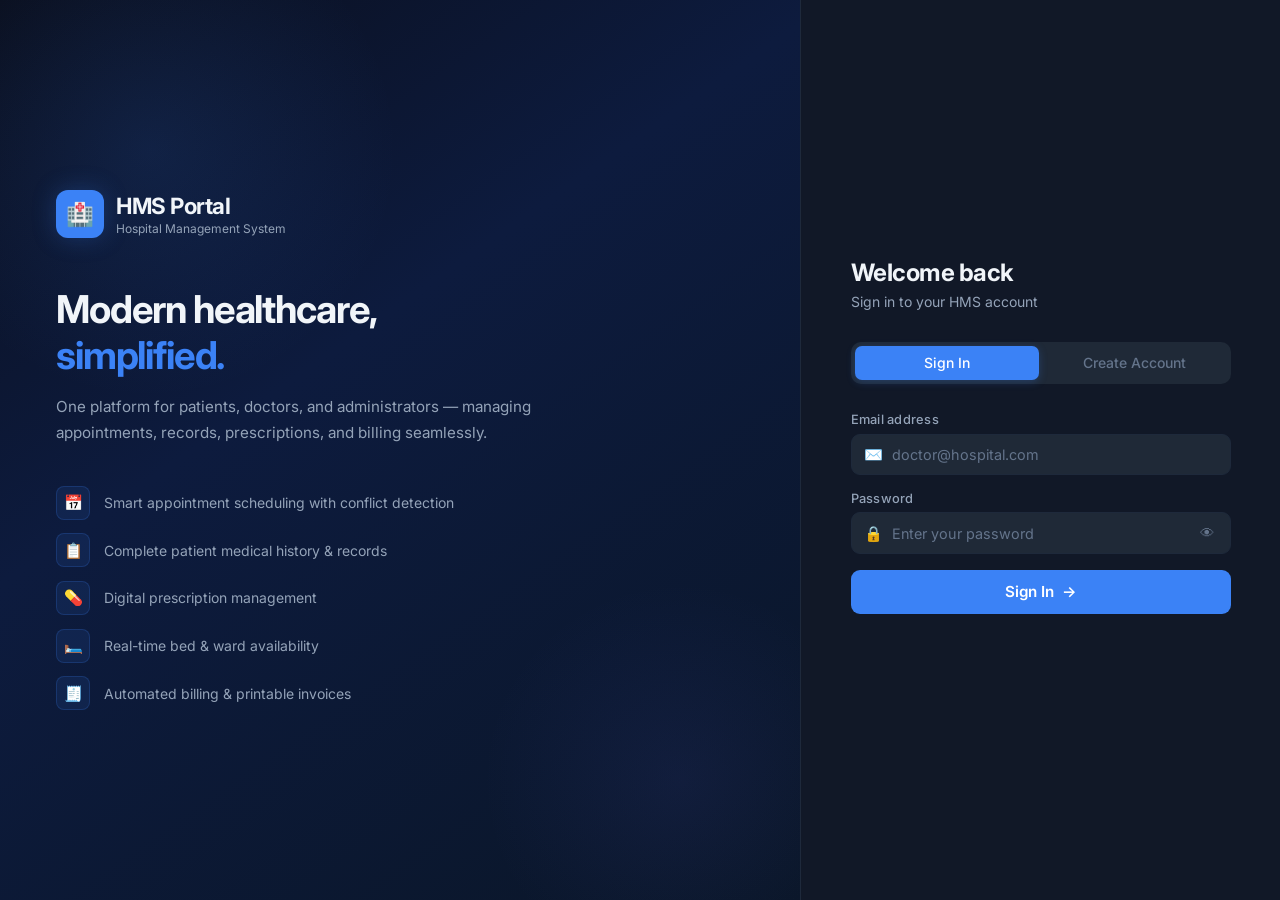
<file: frontend/index.html>
<!DOCTYPE html>
<html lang="en">
<head>
  <meta charset="UTF-8" />
  <meta name="viewport" content="width=device-width, initial-scale=1.0" />
  <title>HMS — Dashboard</title>
  <link rel="preconnect" href="https://fonts.googleapis.com" />
  <link rel="preconnect" href="https://fonts.gstatic.com" crossorigin />
  <link href="https://fonts.googleapis.com/css2?family=Inter:wght@300;400;500;600;700;800&display=swap" rel="stylesheet" />
  <link rel="stylesheet" href="style.css" />
</head>
<body>

  <!-- Mobile sidebar overlay -->
  <div class="sidebar-overlay" id="sidebar-overlay" onclick="closeSidebar()"></div>

  <div class="app-layout">

    <!-- Sidebar -->
    <aside class="sidebar" id="sidebar">
      <div class="sidebar__logo">
        <div class="sidebar__logo-icon">🏥</div>
        <div class="sidebar__logo-text">
          <h1>HMS Portal</h1>
          <p>Hospital Management</p>
        </div>
        <button onclick="closeSidebar()" style="margin-left:auto;background:none;border:none;color:var(--muted);cursor:pointer;font-size:1.1rem;display:none" id="sidebar-close-btn">✕</button>
      </div>

      <nav class="sidebar__nav" id="sidebar-nav"></nav>

      <div class="sidebar__footer">
        <div class="sidebar__user">
          <div class="sidebar__avatar" id="sb-avatar">?</div>
          <div class="sidebar__user-info">
            <strong id="sb-name">Loading…</strong>
            <span id="sb-role"></span>
          </div>
        </div>
        <button onclick="logout()" class="btn btn--ghost btn--sm" style="width:100%;justify-content:center">
          ← Logout
        </button>
      </div>
    </aside>

    <!-- Main -->
    <div class="main-content">
      <div class="topbar">
        <div class="topbar__left">
          <button class="hamburger" id="hamburger-btn" onclick="toggleSidebar()" aria-label="Menu">☰</button>
          <div>
            <div class="topbar__title" id="page-title">Dashboard</div>
            <div class="topbar__breadcrumb" id="topbar-date"></div>
          </div>
        </div>
        <div class="topbar__right">
          <span class="badge badge--blue" id="role-badge"></span>
        </div>
      </div>

      <div class="page-body" id="page-body">
        <p class="text-muted" style="padding:2rem 0">Loading…</p>
      </div>
    </div>
  </div>

  <!-- Generic Modal -->
  <div id="modal" class="modal hidden">
    <div class="modal__backdrop" id="modal-backdrop"></div>
    <div class="modal__box" id="modal-box">
      <button class="modal__close" id="modal-close">✕</button>
      <div id="modal-content"></div>
    </div>
  </div>

  <script src="app.js" defer></script>
</body>
</html>
</file>
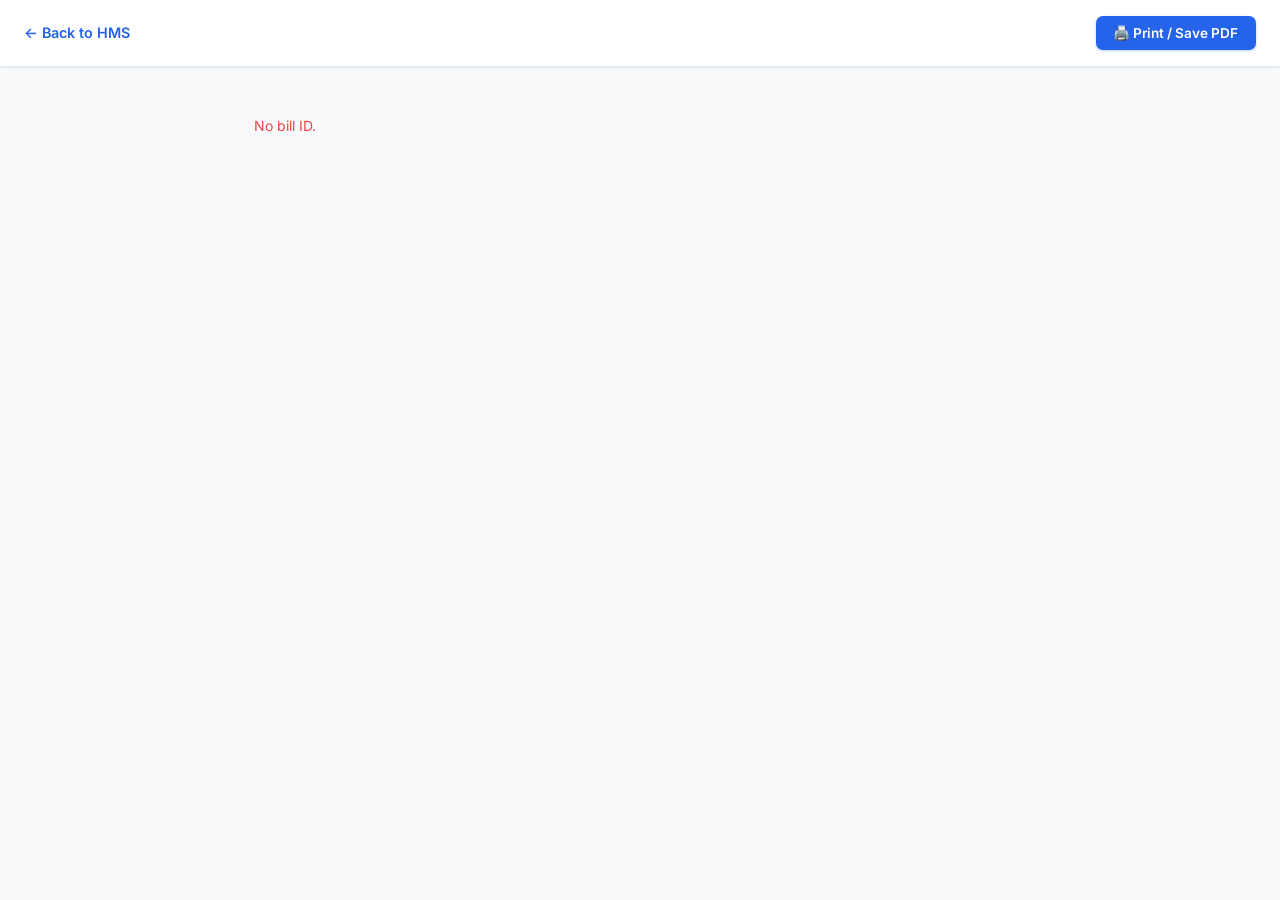
<file: frontend/bill.html>
<!DOCTYPE html>
<html lang="en">
<head>
  <meta charset="UTF-8" />
  <meta name="viewport" content="width=device-width, initial-scale=1.0" />
  <title>Bill — HMS</title>
  <link rel="preconnect" href="https://fonts.googleapis.com" />
  <link rel="preconnect" href="https://fonts.gstatic.com" crossorigin />
  <link href="https://fonts.googleapis.com/css2?family=Inter:wght@300;400;500;600;700;800&display=swap" rel="stylesheet" />
  <link rel="stylesheet" href="style.css" />
</head>
<body>
  <div class="no-print" style="background:var(--surface);border-bottom:1px solid var(--border);padding:1rem 1.5rem;display:flex;align-items:center;justify-content:space-between;box-shadow:var(--shadow-sm)">
    <a href="index.html" style="color:var(--blue);font-size:0.9rem;font-weight:600">← Back to HMS</a>
    <button onclick="window.print()" class="btn btn--primary">🖨️ Print / Save PDF</button>
  </div>

  <div class="invoice-page">
    <div id="bill-container"><p class="text-muted">Loading…</p></div>
  </div>

  <script>
    const API = 'http://localhost:8000';
    const tok = () => localStorage.getItem('hms_token');
    function esc(s) { return String(s||'').replace(/&/g,'&amp;').replace(/</g,'&lt;').replace(/>/g,'&gt;'); }
    function fmt(n) { return '₹' + Number(n).toLocaleString('en-IN'); }
    function fmtDate(s) { return s ? new Date(s).toLocaleDateString('en-IN',{day:'2-digit',month:'long',year:'numeric',hour:'2-digit',minute:'2-digit'}) : '—'; }

    async function load() {
      const id = new URLSearchParams(location.search).get('id');
      const el = document.getElementById('bill-container');
      if (!id) { el.innerHTML = '<p class="error">No bill ID.</p>'; return; }
      try {
        const res = await fetch(`${API}/bill/${id}`, { headers: { 'Authorization': `Bearer ${tok()}` } });
        if (!res.ok) throw new Error('Bill not found');
        const b = await res.json();
        el.innerHTML = `
          <div class="invoice-box">
            <div class="invoice-header">
              <div>
                <h2>🏥 HMS</h2>
                <p style="color:var(--muted);font-size:0.85rem;margin-top:0.25rem">Hospital Management System</p>
              </div>
              <div class="invoice-meta">
                <div>Bill No: <span>${esc(b.bill_number)}</span></div>
                <div>Date: <span>${fmtDate(b.created_at)}</span></div>
                <div>Status: <span class="badge ${b.status==='paid'?'badge--green':'badge--yellow'}">${esc(b.status)}</span></div>
              </div>
            </div>

            <div class="invoice-section">
              <h3>Patient</h3>
              <p>${esc(b.patient_name)}</p>
            </div>

            <table class="invoice-table">
              <thead><tr><th>Description</th><th style="text-align:right">Amount</th></tr></thead>
              <tbody>
                ${b.items.map(i => `<tr><td>${esc(i.description)}</td><td style="text-align:right">${fmt(i.amount)}</td></tr>`).join('')}
              </tbody>
            </table>

            <div class="invoice-totals">
              <p><span>Subtotal</span>&nbsp;&nbsp;<span>${fmt(b.subtotal)}</span></p>
              <p><span>GST (5%)</span>&nbsp;&nbsp;<span>${fmt(b.tax)}</span></p>
              <p class="grand"><span>Total</span>&nbsp;&nbsp;<span>${fmt(b.total)}</span></p>
            </div>

            <div class="invoice-footer">
              <p>Thank you for choosing our hospital. Get well soon.</p>
            </div>
          </div>`;
      } catch (err) { el.innerHTML = `<p class="error">${esc(err.message)}</p>`; }
    }
    load();
  </script>
</body>
</html>
</file>
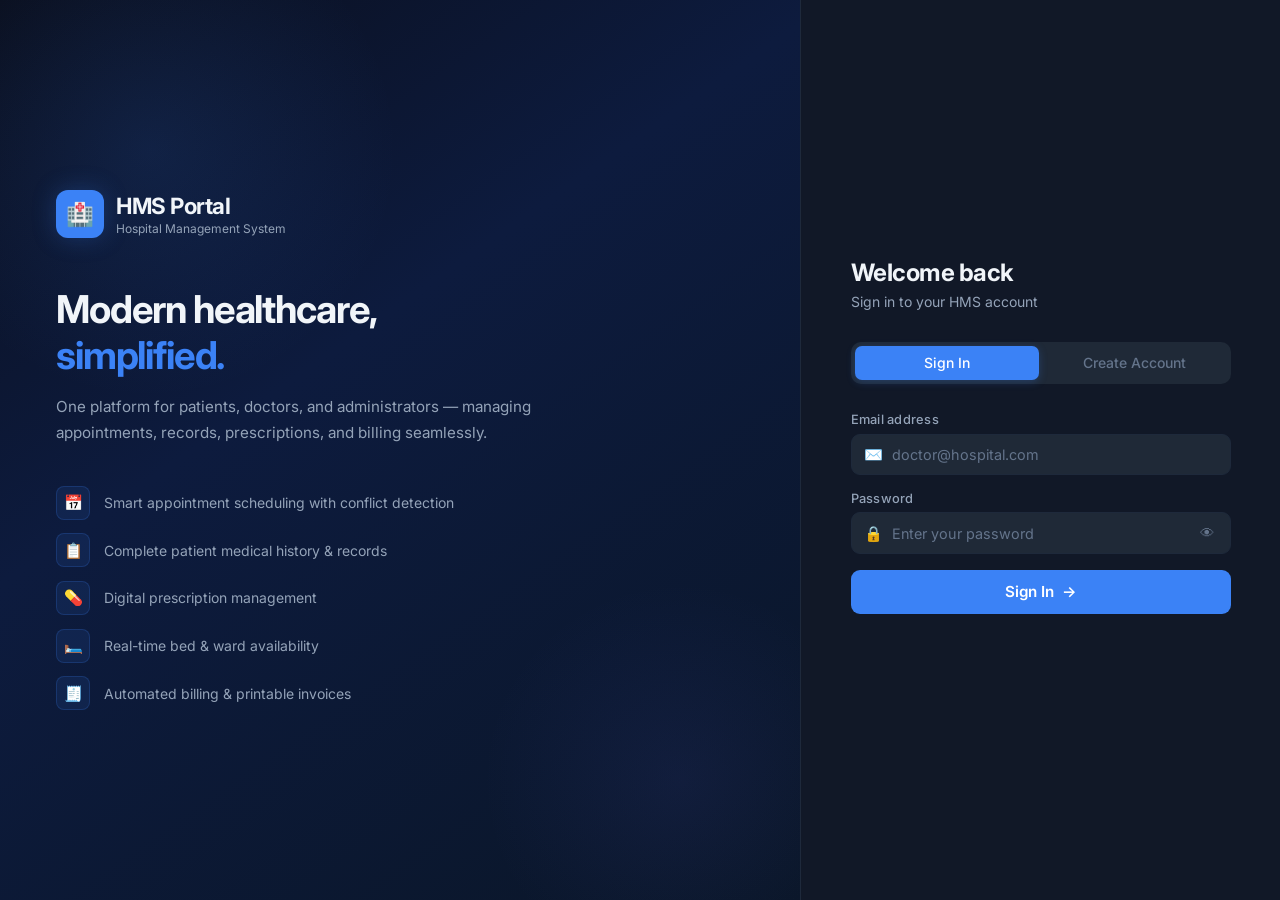
<file: frontend/login.html>
<!DOCTYPE html>
<html lang="en">
<head>
  <meta charset="UTF-8" />
  <meta name="viewport" content="width=device-width, initial-scale=1.0" />
  <title>HMS — Sign In</title>
  <link rel="preconnect" href="https://fonts.googleapis.com" />
  <link rel="preconnect" href="https://fonts.gstatic.com" crossorigin />
  <link href="https://fonts.googleapis.com/css2?family=Inter:wght@300;400;500;600;700;800&display=swap" rel="stylesheet" />
  <style>
    *, *::before, *::after { box-sizing: border-box; margin: 0; padding: 0; }

    :root {
      --bg:        #0a0f1e;
      --surface:   #111827;
      --surface2:  #1f2937;
      --border:    #1e293b;
      --border-focus: #3b82f6;
      --text:      #f1f5f9;
      --muted:     #64748b;
      --muted2:    #94a3b8;
      --blue:      #3b82f6;
      --blue-dark: #2563eb;
      --blue-glow: rgba(59,130,246,0.25);
      --success:   #22c55e;
      --danger:    #ef4444;
      --radius:    12px;
    }

    body {
      font-family: 'Inter', sans-serif;
      background: var(--bg);
      color: var(--text);
      min-height: 100vh;
      display: flex;
      align-items: stretch;
    }

    /* ── Left panel ── */
    .left-panel {
      flex: 1;
      background: linear-gradient(145deg, #0a0f1e 0%, #0d1b3e 40%, #0a1628 100%);
      display: flex;
      flex-direction: column;
      justify-content: center;
      padding: 4rem 3.5rem;
      position: relative;
      overflow: hidden;
    }

    /* Decorative blobs */
    .left-panel::before {
      content: '';
      position: absolute;
      width: 500px; height: 500px;
      background: radial-gradient(circle, rgba(59,130,246,0.12) 0%, transparent 70%);
      top: -100px; left: -100px;
      border-radius: 50%;
    }
    .left-panel::after {
      content: '';
      position: absolute;
      width: 400px; height: 400px;
      background: radial-gradient(circle, rgba(99,102,241,0.08) 0%, transparent 70%);
      bottom: -80px; right: -80px;
      border-radius: 50%;
    }

    .left-panel__content { position: relative; z-index: 1; max-width: 480px; }

    .brand {
      display: flex;
      align-items: center;
      gap: 0.75rem;
      margin-bottom: 3rem;
    }
    .brand__icon {
      width: 48px; height: 48px;
      background: var(--blue);
      border-radius: 12px;
      display: flex; align-items: center; justify-content: center;
      font-size: 1.4rem;
      box-shadow: 0 0 24px var(--blue-glow);
    }
    .brand__name { font-size: 1.4rem; font-weight: 700; letter-spacing: -0.02em; }
    .brand__sub  { font-size: 0.75rem; color: var(--muted2); margin-top: 0.1rem; }

    .left-panel h2 {
      font-size: clamp(1.8rem, 3vw, 2.6rem);
      font-weight: 700;
      line-height: 1.2;
      letter-spacing: -0.03em;
      margin-bottom: 1rem;
    }
    .left-panel h2 span { color: var(--blue); }

    .left-panel p {
      color: var(--muted2);
      font-size: 0.95rem;
      line-height: 1.7;
      margin-bottom: 2.5rem;
    }

    .features {
      display: flex;
      flex-direction: column;
      gap: 0.85rem;
    }
    .feature-item {
      display: flex;
      align-items: center;
      gap: 0.85rem;
      font-size: 0.875rem;
      color: var(--muted2);
    }
    .feature-item__icon {
      width: 34px; height: 34px;
      background: rgba(59,130,246,0.1);
      border: 1px solid rgba(59,130,246,0.2);
      border-radius: 8px;
      display: flex; align-items: center; justify-content: center;
      font-size: 0.95rem;
      flex-shrink: 0;
    }

    /* ── Right panel ── */
    .right-panel {
      width: 480px;
      background: var(--surface);
      display: flex;
      align-items: center;
      justify-content: center;
      padding: 2.5rem 2rem;
      border-left: 1px solid var(--border);
    }

    .auth-card { width: 100%; max-width: 380px; }

    .auth-card__header { margin-bottom: 2rem; }
    .auth-card__header h3 { font-size: 1.5rem; font-weight: 700; letter-spacing: -0.02em; margin-bottom: 0.35rem; }
    .auth-card__header p  { font-size: 0.875rem; color: var(--muted2); }

    /* Tabs */
    .tabs {
      display: flex;
      background: var(--surface2);
      border-radius: 10px;
      padding: 4px;
      margin-bottom: 1.75rem;
      gap: 4px;
    }
    .tab {
      flex: 1;
      background: transparent;
      border: none;
      color: var(--muted);
      padding: 0.55rem;
      border-radius: 7px;
      cursor: pointer;
      font-family: 'Inter', sans-serif;
      font-size: 0.875rem;
      font-weight: 500;
      transition: all 0.2s;
    }
    .tab.active {
      background: var(--blue);
      color: #fff;
      box-shadow: 0 2px 8px var(--blue-glow);
    }

    /* Form fields */
    .field { margin-bottom: 1rem; }
    .field label {
      display: block;
      font-size: 0.8rem;
      font-weight: 500;
      color: var(--muted2);
      margin-bottom: 0.4rem;
      letter-spacing: 0.02em;
    }
    .field-wrap { position: relative; }
    .field-wrap .field-icon {
      position: absolute;
      left: 0.85rem;
      top: 50%;
      transform: translateY(-50%);
      color: var(--muted);
      font-size: 0.95rem;
      pointer-events: none;
    }
    .field input, .field select {
      width: 100%;
      background: var(--surface2);
      border: 1.5px solid var(--border);
      color: var(--text);
      padding: 0.7rem 0.85rem 0.7rem 2.5rem;
      border-radius: 9px;
      font-family: 'Inter', sans-serif;
      font-size: 0.9rem;
      outline: none;
      transition: border-color 0.2s, box-shadow 0.2s;
      -webkit-appearance: none;
    }
    .field input:focus, .field select:focus {
      border-color: var(--border-focus);
      box-shadow: 0 0 0 3px var(--blue-glow);
    }
    .field input::placeholder { color: var(--muted); }
    .field select option { background: var(--surface2); }

    /* Password toggle */
    .toggle-pw {
      position: absolute;
      right: 0.85rem;
      top: 50%;
      transform: translateY(-50%);
      background: none;
      border: none;
      color: var(--muted);
      cursor: pointer;
      font-size: 0.9rem;
      padding: 0.2rem;
      line-height: 1;
    }
    .toggle-pw:hover { color: var(--text); }

    /* Two-column grid for register */
    .field-row { display: grid; grid-template-columns: 1fr 1fr; gap: 0 0.75rem; }

    /* Submit button */
    .submit-btn {
      width: 100%;
      background: var(--blue);
      color: #fff;
      border: none;
      padding: 0.8rem;
      border-radius: 9px;
      font-family: 'Inter', sans-serif;
      font-size: 0.95rem;
      font-weight: 600;
      cursor: pointer;
      margin-top: 0.5rem;
      transition: background 0.2s, box-shadow 0.2s, transform 0.1s;
      display: flex;
      align-items: center;
      justify-content: center;
      gap: 0.5rem;
    }
    .submit-btn:hover { background: var(--blue-dark); box-shadow: 0 4px 16px var(--blue-glow); }
    .submit-btn:active { transform: scale(0.98); }
    .submit-btn:disabled { opacity: 0.6; cursor: not-allowed; }

    /* Message */
    .msg {
      margin-top: 0.75rem;
      font-size: 0.82rem;
      min-height: 1.2em;
      display: flex;
      align-items: center;
      gap: 0.4rem;
    }
    .msg.error { color: var(--danger); }
    .msg.success { color: var(--success); }

    /* Divider */
    .divider {
      display: flex;
      align-items: center;
      gap: 0.75rem;
      margin: 1.25rem 0;
      color: var(--muted);
      font-size: 0.78rem;
    }
    .divider::before, .divider::after {
      content: '';
      flex: 1;
      height: 1px;
      background: var(--border);
    }

    /* Role pills */
    .role-pills { display: flex; gap: 0.5rem; margin-bottom: 1rem; }
    .role-pill {
      flex: 1;
      background: var(--surface2);
      border: 1.5px solid var(--border);
      color: var(--muted2);
      padding: 0.5rem 0.5rem;
      border-radius: 8px;
      cursor: pointer;
      font-family: 'Inter', sans-serif;
      font-size: 0.78rem;
      font-weight: 500;
      text-align: center;
      transition: all 0.2s;
    }
    .role-pill.selected {
      border-color: var(--blue);
      color: var(--blue);
      background: rgba(59,130,246,0.08);
    }

    /* Hidden */
    .hidden { display: none !important; }

    /* ── Responsive ── */
    @media (max-width: 900px) {
      .left-panel { display: none; }
      .right-panel { width: 100%; border-left: none; padding: 2rem 1.25rem; }
      .auth-card { max-width: 440px; }
    }

    @media (max-width: 480px) {
      .right-panel { padding: 1.5rem 1rem; align-items: flex-start; padding-top: 2.5rem; }
      .field-row { grid-template-columns: 1fr; }
      .role-pills { flex-wrap: wrap; }
    }
  </style>
</head>
<body>

  <!-- Left branding panel -->
  <div class="left-panel">
    <div class="left-panel__content">
      <div class="brand">
        <div class="brand__icon">🏥</div>
        <div>
          <div class="brand__name">HMS Portal</div>
          <div class="brand__sub">Hospital Management System</div>
        </div>
      </div>

      <h2>Modern healthcare,<br/><span>simplified.</span></h2>
      <p>One platform for patients, doctors, and administrators — managing appointments, records, prescriptions, and billing seamlessly.</p>

      <div class="features">
        <div class="feature-item"><div class="feature-item__icon">📅</div>Smart appointment scheduling with conflict detection</div>
        <div class="feature-item"><div class="feature-item__icon">📋</div>Complete patient medical history & records</div>
        <div class="feature-item"><div class="feature-item__icon">💊</div>Digital prescription management</div>
        <div class="feature-item"><div class="feature-item__icon">🛏️</div>Real-time bed & ward availability</div>
        <div class="feature-item"><div class="feature-item__icon">🧾</div>Automated billing & printable invoices</div>
      </div>
    </div>
  </div>

  <!-- Right form panel -->
  <div class="right-panel">
    <div class="auth-card">

      <div class="auth-card__header">
        <h3 id="card-title">Welcome back</h3>
        <p id="card-sub">Sign in to your HMS account</p>
      </div>

      <!-- Tabs -->
      <div class="tabs">
        <button class="tab active" id="tab-login">Sign In</button>
        <button class="tab" id="tab-register">Create Account</button>
      </div>

      <!-- ── Login Form ── -->
      <form id="login-form" autocomplete="on">
        <div class="field">
          <label for="login-email">Email address</label>
          <div class="field-wrap">
            <span class="field-icon">✉️</span>
            <input type="email" id="login-email" required placeholder="doctor@hospital.com" autocomplete="email" />
          </div>
        </div>
        <div class="field">
          <label for="login-password">Password</label>
          <div class="field-wrap">
            <span class="field-icon">🔒</span>
            <input type="password" id="login-password" required placeholder="Enter your password" autocomplete="current-password" />
            <button type="button" class="toggle-pw" onclick="togglePw('login-password',this)">👁</button>
          </div>
        </div>
        <button type="submit" class="submit-btn" id="login-btn">
          <span>Sign In</span> <span>→</span>
        </button>
        <p class="msg" id="login-msg"></p>
      </form>

      <!-- ── Register Form ── -->
      <form id="register-form" class="hidden" autocomplete="off">

        <!-- Role selector -->
        <div style="margin-bottom:1rem">
          <label style="display:block;font-size:0.8rem;font-weight:500;color:var(--muted2);margin-bottom:0.5rem;letter-spacing:0.02em">I am a</label>
          <div class="role-pills">
            <button type="button" class="role-pill selected" data-role="patient" onclick="selectRole('patient')">🧑‍⚕️ Patient</button>
            <button type="button" class="role-pill" data-role="doctor" onclick="selectRole('doctor')">👨‍⚕️ Doctor</button>
            <button type="button" class="role-pill" data-role="admin" onclick="selectRole('admin')">🛡️ Admin</button>
          </div>
          <input type="hidden" id="reg-role" value="patient" />
        </div>

        <div class="field-row">
          <div class="field">
            <label for="reg-name">Full Name</label>
            <div class="field-wrap">
              <span class="field-icon">👤</span>
              <input type="text" id="reg-name" required placeholder="John Smith" />
            </div>
          </div>
          <div class="field">
            <label for="reg-phone">Phone</label>
            <div class="field-wrap">
              <span class="field-icon">📱</span>
              <input type="tel" id="reg-phone" placeholder="+91 98765 43210" />
            </div>
          </div>
        </div>

        <div class="field">
          <label for="reg-email">Email address</label>
          <div class="field-wrap">
            <span class="field-icon">✉️</span>
            <input type="email" id="reg-email" required placeholder="you@hospital.com" />
          </div>
        </div>

        <div class="field hidden" id="admin-code-field">
          <label for="reg-admin-code">Admin Registration Code</label>
          <div class="field-wrap">
            <span class="field-icon">🔑</span>
            <input type="password" id="reg-admin-code" placeholder="Enter admin code" />
          </div>
        </div>

        <div class="field hidden" id="spec-field">
          <label for="reg-spec">Specialization</label>
          <div class="field-wrap">
            <span class="field-icon">🩺</span>
            <input type="text" id="reg-spec" placeholder="e.g. Cardiology, Orthopedics" />
          </div>
        </div>

        <div class="field">
          <label for="reg-password">Password</label>
          <div class="field-wrap">
            <span class="field-icon">🔒</span>
            <input type="password" id="reg-password" required placeholder="Min 6 characters" autocomplete="new-password" />
            <button type="button" class="toggle-pw" onclick="togglePw('reg-password',this)">👁</button>
          </div>
        </div>

        <button type="submit" class="submit-btn" id="reg-btn">
          <span>Create Account</span> <span>→</span>
        </button>
        <p class="msg" id="reg-msg"></p>
      </form>

    </div>
  </div>

  <script>
    const API_URL = 'http://localhost:8000';

    // ── Redirect if already logged in ──
    if (localStorage.getItem('hms_token')) location.href = 'index.html';

    // ── Tab switching ──
    document.getElementById('tab-login').onclick = () => switchTab('login');
    document.getElementById('tab-register').onclick = () => switchTab('register');

    function switchTab(t) {
      const isLogin = t === 'login';
      document.getElementById('login-form').classList.toggle('hidden', !isLogin);
      document.getElementById('register-form').classList.toggle('hidden', isLogin);
      document.getElementById('tab-login').classList.toggle('active', isLogin);
      document.getElementById('tab-register').classList.toggle('active', !isLogin);
      document.getElementById('card-title').textContent = isLogin ? 'Welcome back' : 'Create your account';
      document.getElementById('card-sub').textContent = isLogin ? 'Sign in to your HMS account' : 'Join the HMS platform today';
    }

    // ── Role pills ──
    function selectRole(r) {
      document.getElementById('reg-role').value = r;
      document.querySelectorAll('.role-pill').forEach(p => p.classList.toggle('selected', p.dataset.role === r));
      document.getElementById('spec-field').classList.toggle('hidden', r !== 'doctor');
      document.getElementById('admin-code-field').classList.toggle('hidden', r !== 'admin');
    }

    // ── Password toggle ──
    function togglePw(id, btn) {
      const inp = document.getElementById(id);
      const show = inp.type === 'password';
      inp.type = show ? 'text' : 'password';
      btn.textContent = show ? '🙈' : '👁';
    }

    // ── Login ──
    document.getElementById('login-form').onsubmit = async e => {
      e.preventDefault();
      const btn = document.getElementById('login-btn');
      const msg = document.getElementById('login-msg');
      btn.disabled = true;
      btn.innerHTML = '<span>Signing in…</span>';
      msg.textContent = '';
      try {
        const res = await fetch(`${API_URL}/auth/login`, {
          method: 'POST',
          headers: { 'Content-Type': 'application/json' },
          body: JSON.stringify({
            email: document.getElementById('login-email').value.trim(),
            password: document.getElementById('login-password').value,
          }),
        });
        if (!res.ok) { const e = await res.json(); throw new Error(e.detail || 'Login failed'); }
        const d = await res.json();
        localStorage.setItem('hms_token', d.token);
        localStorage.setItem('hms_role', d.role);
        localStorage.setItem('hms_name', d.name);
        localStorage.setItem('hms_id', d.id || '');
        location.href = 'index.html';
      } catch (err) {
        msg.textContent = '⚠ ' + err.message;
        msg.className = 'msg error';
        btn.disabled = false;
        btn.innerHTML = '<span>Sign In</span><span>→</span>';
      }
    };

    // ── Register ──
    document.getElementById('register-form').onsubmit = async e => {
      e.preventDefault();
      const btn = document.getElementById('reg-btn');
      const msg = document.getElementById('reg-msg');
      btn.disabled = true;
      btn.innerHTML = '<span>Creating account…</span>';
      msg.textContent = '';
      try {
        const res = await fetch(`${API_URL}/auth/register`, {
          method: 'POST',
          headers: { 'Content-Type': 'application/json' },
          body: JSON.stringify({
            name: document.getElementById('reg-name').value.trim(),
            email: document.getElementById('reg-email').value.trim(),
            phone: document.getElementById('reg-phone').value.trim(),
            role: document.getElementById('reg-role').value,
            specialization: document.getElementById('reg-spec').value.trim(),
            password: document.getElementById('reg-password').value,
            admin_code: document.getElementById('reg-admin-code').value,
          }),
        });
        if (!res.ok) { const e = await res.json(); throw new Error(e.detail || 'Registration failed'); }
        const d = await res.json();
        localStorage.setItem('hms_token', d.token);
        localStorage.setItem('hms_role', d.role);
        localStorage.setItem('hms_name', d.name);
        localStorage.setItem('hms_id', d.id || '');
        location.href = 'index.html';
      } catch (err) {
        msg.textContent = '⚠ ' + err.message;
        msg.className = 'msg error';
        btn.disabled = false;
        btn.innerHTML = '<span>Create Account</span><span>→</span>';
      }
    };
  </script>
</body>
</html>
</file>
<file: frontend/style.css>
/* ============================================================
   HMS — Clean White/Blue Theme
   ============================================================ */
*, *::before, *::after { box-sizing: border-box; margin: 0; padding: 0; }

:root {
  --blue:       #2563eb;
  --blue-hover: #1d4ed8;
  --blue-light: #3b82f6;
  --blue-pale:  #eff6ff;
  --blue-dim:   rgba(37,99,235,0.08);
  --teal:       #0d9488;
  --bg:         #f8fafc;
  --surface:    #ffffff;
  --surface2:   #f1f5f9;
  --border:     #e2e8f0;
  --border2:    #cbd5e1;
  --text:       #0f172a;
  --text2:      #334155;
  --muted:      #64748b;
  --muted2:     #94a3b8;
  --danger:     #ef4444;
  --danger-pale:#fef2f2;
  --success:    #16a34a;
  --success-pale:#f0fdf4;
  --warning:    #d97706;
  --warning-pale:#fffbeb;
  --shadow-sm:  0 1px 3px rgba(0,0,0,0.06), 0 1px 2px rgba(0,0,0,0.04);
  --shadow:     0 4px 6px -1px rgba(0,0,0,0.07), 0 2px 4px -1px rgba(0,0,0,0.04);
  --shadow-lg:  0 10px 15px -3px rgba(0,0,0,0.08), 0 4px 6px -2px rgba(0,0,0,0.04);
  --radius:     10px;
}

body { background: var(--bg); color: var(--text); font-family: 'Inter', 'Lato', sans-serif; min-height: 100vh; font-size: 14px; line-height: 1.5; }
h1,h2,h3 { font-family: 'Inter', 'Lato', sans-serif; color: var(--text); font-weight: 700; }
a { color: var(--blue); text-decoration: none; }
a:hover { color: var(--blue-hover); }
.hidden { display: none !important; }

/* ── App layout ── */
.app-layout { display: flex; min-height: 100vh; }

/* ── Sidebar ── */
.sidebar {
  width: 256px;
  background: var(--surface);
  border-right: 1px solid var(--border);
  display: flex;
  flex-direction: column;
  position: fixed;
  top: 0; left: 0; bottom: 0;
  z-index: 200;
  transition: transform 0.25s cubic-bezier(.4,0,.2,1);
  box-shadow: var(--shadow);
}
.sidebar__logo {
  padding: 1.25rem 1.25rem 1rem;
  border-bottom: 1px solid var(--border);
  display: flex;
  align-items: center;
  gap: 0.75rem;
}
.sidebar__logo-icon {
  width: 38px; height: 38px;
  background: var(--blue);
  border-radius: 9px;
  display: flex; align-items: center; justify-content: center;
  font-size: 1.1rem;
  flex-shrink: 0;
  box-shadow: 0 2px 8px rgba(37,99,235,0.3);
}
.sidebar__logo-text h1 { font-size: 1rem; color: var(--text); letter-spacing: -0.01em; }
.sidebar__logo-text p  { font-size: 0.7rem; color: var(--muted); margin-top: 0.1rem; }

.sidebar__nav { flex: 1; padding: 0.75rem 0.75rem; overflow-y: auto; }
.nav-section-label {
  font-size: 0.65rem;
  font-weight: 700;
  text-transform: uppercase;
  letter-spacing: 0.08em;
  color: var(--muted2);
  padding: 0.75rem 0.5rem 0.35rem;
}
.nav-item {
  display: flex; align-items: center; gap: 0.65rem;
  padding: 0.6rem 0.75rem;
  color: var(--muted);
  cursor: pointer;
  font-size: 0.875rem;
  font-weight: 500;
  border-radius: 8px;
  transition: all 0.15s;
  text-decoration: none;
  margin-bottom: 2px;
}
.nav-item:hover { color: var(--text); background: var(--surface2); }
.nav-item.active { color: var(--blue); background: var(--blue-pale); font-weight: 600; }
.nav-item .icon { font-size: 1rem; width: 18px; text-align: center; flex-shrink: 0; }

.sidebar__footer {
  padding: 0.75rem;
  border-top: 1px solid var(--border);
}
.sidebar__user {
  display: flex; align-items: center; gap: 0.65rem;
  padding: 0.6rem 0.75rem;
  background: var(--surface2);
  border-radius: 8px;
  margin-bottom: 0.5rem;
}
.sidebar__avatar {
  width: 32px; height: 32px;
  background: var(--blue);
  border-radius: 50%;
  display: flex; align-items: center; justify-content: center;
  color: #fff;
  font-size: 0.8rem;
  font-weight: 700;
  flex-shrink: 0;
}
.sidebar__user-info { flex: 1; min-width: 0; }
.sidebar__user-info strong { font-size: 0.82rem; color: var(--text); display: block; white-space: nowrap; overflow: hidden; text-overflow: ellipsis; }
.sidebar__user-info span  { font-size: 0.7rem; color: var(--muted); text-transform: capitalize; }

/* ── Main content ── */
.main-content { margin-left: 256px; flex: 1; min-height: 100vh; display: flex; flex-direction: column; }

/* ── Topbar ── */
.topbar {
  background: var(--surface);
  border-bottom: 1px solid var(--border);
  padding: 0.875rem 1.5rem;
  display: flex; align-items: center; justify-content: space-between;
  position: sticky; top: 0; z-index: 100;
  box-shadow: var(--shadow-sm);
}
.topbar__left { display: flex; align-items: center; gap: 0.75rem; }
.topbar__title { font-size: 1rem; font-weight: 700; color: var(--text); }
.topbar__breadcrumb { font-size: 0.78rem; color: var(--muted); }
.topbar__right { display: flex; align-items: center; gap: 0.75rem; }
.topbar__date { font-size: 0.78rem; color: var(--muted); }

/* Hamburger */
.hamburger {
  display: none;
  background: none;
  border: none;
  cursor: pointer;
  padding: 0.35rem;
  color: var(--muted);
  font-size: 1.2rem;
}

/* ── Page body ── */
.page-body { padding: 1.5rem; flex: 1; }

/* ── Stats grid ── */
.stats-grid { display: grid; grid-template-columns: repeat(auto-fill, minmax(170px, 1fr)); gap: 1rem; margin-bottom: 1.75rem; }
.stat-card {
  background: var(--surface);
  border: 1px solid var(--border);
  border-radius: var(--radius);
  padding: 1.25rem;
  box-shadow: var(--shadow-sm);
  transition: box-shadow 0.2s, transform 0.2s;
  cursor: default;
}
.stat-card:hover { box-shadow: var(--shadow); transform: translateY(-1px); }
.stat-card--clickable { cursor: pointer; }
.stat-card__top { display: flex; align-items: center; justify-content: space-between; margin-bottom: 0.75rem; }
.stat-card__icon-wrap {
  width: 40px; height: 40px;
  border-radius: 10px;
  display: flex; align-items: center; justify-content: center;
  font-size: 1.1rem;
}
.stat-card__icon-wrap--blue   { background: var(--blue-pale); }
.stat-card__icon-wrap--green  { background: var(--success-pale); }
.stat-card__icon-wrap--yellow { background: var(--warning-pale); }
.stat-card__icon-wrap--red    { background: var(--danger-pale); }
.stat-card__trend { font-size: 0.72rem; color: var(--success); font-weight: 600; }
.stat-card__value { font-size: 1.75rem; font-weight: 800; color: var(--text); letter-spacing: -0.03em; }
.stat-card__label { font-size: 0.75rem; color: var(--muted); margin-top: 0.2rem; font-weight: 500; }

/* ── Cards ── */
.card {
  background: var(--surface);
  border: 1px solid var(--border);
  border-radius: var(--radius);
  box-shadow: var(--shadow-sm);
  margin-bottom: 1.25rem;
  overflow: hidden;
}
.card__header {
  padding: 1rem 1.25rem;
  border-bottom: 1px solid var(--border);
  display: flex; align-items: center; justify-content: space-between;
  background: var(--surface);
}
.card__title { font-size: 0.9rem; font-weight: 700; color: var(--text); }
.card__body { padding: 1.25rem; }
/* legacy compat */
.card__title-legacy { font-size: 0.9rem; font-weight: 700; color: var(--text); margin-bottom: 1.25rem; display: flex; align-items: center; justify-content: space-between; }

/* ── Tables ── */
.data-table { width: 100%; border-collapse: collapse; font-size: 0.85rem; }
.data-table th {
  text-align: left;
  color: var(--muted);
  padding: 0.65rem 1rem;
  background: var(--surface2);
  border-bottom: 1px solid var(--border);
  font-size: 0.72rem;
  text-transform: uppercase;
  letter-spacing: 0.06em;
  font-weight: 700;
  white-space: nowrap;
}
.data-table td { padding: 0.85rem 1rem; border-bottom: 1px solid var(--border); color: var(--text2); vertical-align: middle; }
.data-table tbody tr:last-child td { border-bottom: none; }
.data-table tbody tr:hover td { background: var(--blue-pale); }

/* ── Badges ── */
.badge { display: inline-flex; align-items: center; gap: 0.3rem; padding: 0.2rem 0.65rem; border-radius: 20px; font-size: 0.72rem; font-weight: 700; letter-spacing: 0.02em; }
.badge--blue    { background: var(--blue-pale);     color: var(--blue); }
.badge--green   { background: var(--success-pale);  color: var(--success); }
.badge--red     { background: var(--danger-pale);   color: var(--danger); }
.badge--yellow  { background: var(--warning-pale);  color: var(--warning); }
.badge--gray    { background: var(--surface2);      color: var(--muted); }

/* ── Buttons ── */
.btn {
  border: none;
  padding: 0.55rem 1.1rem;
  border-radius: 7px;
  cursor: pointer;
  font-family: inherit;
  font-size: 0.85rem;
  font-weight: 600;
  transition: all 0.15s;
  display: inline-flex;
  align-items: center;
  gap: 0.4rem;
  white-space: nowrap;
}
.btn:active { transform: scale(0.97); }
.btn--primary { background: var(--blue); color: #fff; box-shadow: 0 1px 3px rgba(37,99,235,0.3); }
.btn--primary:hover { background: var(--blue-hover); box-shadow: 0 4px 12px rgba(37,99,235,0.35); }
.btn--teal { background: var(--teal); color: #fff; }
.btn--teal:hover { opacity: 0.88; }
.btn--outline { background: transparent; border: 1.5px solid var(--border2); color: var(--text2); }
.btn--outline:hover { border-color: var(--blue); color: var(--blue); background: var(--blue-pale); }
.btn--danger { background: var(--danger); color: #fff; }
.btn--danger:hover { opacity: 0.88; }
.btn--success { background: var(--success); color: #fff; }
.btn--success:hover { opacity: 0.88; }
.btn--ghost { background: transparent; color: var(--muted); }
.btn--ghost:hover { background: var(--surface2); color: var(--text); }
.btn--sm { padding: 0.35rem 0.75rem; font-size: 0.78rem; border-radius: 6px; }
.btn--lg { padding: 0.75rem 1.5rem; font-size: 0.95rem; }
.btn:disabled { opacity: 0.5; cursor: not-allowed; }

/* ── Forms ── */
.form-grid { display: grid; grid-template-columns: 1fr 1fr; gap: 0 1rem; }
.form-full { grid-column: 1 / -1; }
.form-label {
  display: flex; flex-direction: column; gap: 0.35rem;
  margin-bottom: 1rem;
  font-size: 0.8rem;
  font-weight: 600;
  color: var(--text2);
}
.form-input {
  background: var(--surface);
  border: 1.5px solid var(--border);
  color: var(--text);
  padding: 0.6rem 0.85rem;
  border-radius: 7px;
  font-family: inherit;
  font-size: 0.875rem;
  outline: none;
  transition: border-color 0.15s, box-shadow 0.15s;
  width: 100%;
  resize: vertical;
}
.form-input:focus { border-color: var(--blue); box-shadow: 0 0 0 3px rgba(37,99,235,0.1); }
.form-input::placeholder { color: var(--muted2); }
.form-input option { background: var(--surface); color: var(--text); }

/* ── Modal ── */
.modal { position: fixed; inset: 0; z-index: 500; display: flex; align-items: center; justify-content: center; padding: 1rem; }
.modal.hidden { display: none; }
.modal__backdrop { position: absolute; inset: 0; background: rgba(15,23,42,0.5); backdrop-filter: blur(4px); }
.modal__box {
  position: relative;
  background: var(--surface);
  border: 1px solid var(--border);
  border-radius: 14px;
  max-width: 560px;
  width: 100%;
  max-height: 90vh;
  overflow-y: auto;
  padding: 1.75rem;
  z-index: 1;
  box-shadow: var(--shadow-lg);
  animation: modalIn 0.2s ease;
}
.modal__box--wide { max-width: 700px; }
@keyframes modalIn { from { opacity:0; transform: scale(0.96) translateY(8px); } to { opacity:1; transform: scale(1) translateY(0); } }
.modal__close {
  position: absolute; top: 1rem; right: 1rem;
  background: var(--surface2); border: none; color: var(--muted);
  width: 28px; height: 28px; border-radius: 50%;
  cursor: pointer; font-size: 0.9rem; display: flex; align-items: center; justify-content: center;
  transition: all 0.15s;
}
.modal__close:hover { background: var(--danger-pale); color: var(--danger); }
.modal__title { font-size: 1rem; font-weight: 700; color: var(--text); margin-bottom: 1.25rem; padding-right: 2rem; }

/* ── Auth ── */
.auth-page { display: flex; min-height: 100vh; }
.auth-left {
  flex: 1;
  background: linear-gradient(145deg, #1e3a8a 0%, #1d4ed8 40%, #0369a1 100%);
  display: flex; flex-direction: column; align-items: center; justify-content: center;
  padding: 3rem; text-align: center; position: relative; overflow: hidden;
}
.auth-left::before {
  content: '';
  position: absolute; inset: 0;
  background: url("data:image/svg+xml,%3Csvg width='60' height='60' viewBox='0 0 60 60' xmlns='http://www.w3.org/2000/svg'%3E%3Cg fill='none' fill-rule='evenodd'%3E%3Cg fill='%23ffffff' fill-opacity='0.04'%3E%3Cpath d='M36 34v-4h-2v4h-4v2h4v4h2v-4h4v-2h-4zm0-30V0h-2v4h-4v2h4v4h2V6h4V4h-4zM6 34v-4H4v4H0v2h4v4h2v-4h4v-2H6zM6 4V0H4v4H0v2h4v4h2V6h4V4H6z'/%3E%3C/g%3E%3C/g%3E%3C/svg%3E");
}
.auth-left h1 { font-size: 2.5rem; color: #fff; margin-bottom: 1rem; position: relative; }
.auth-left p { color: rgba(255,255,255,0.75); font-size: 0.95rem; line-height: 1.7; max-width: 360px; position: relative; }
.auth-right { width: 440px; background: var(--surface); display: flex; align-items: center; justify-content: center; padding: 2rem; }
.auth-card { width: 100%; }
.auth-card h2 { font-size: 1.5rem; margin-bottom: 0.35rem; }
.auth-card > p { color: var(--muted); font-size: 0.85rem; margin-bottom: 1.75rem; }
.auth-tabs { display: flex; background: var(--surface2); border-radius: 9px; padding: 3px; margin-bottom: 1.5rem; gap: 3px; }
.auth-tab { flex: 1; background: transparent; border: none; color: var(--muted); padding: 0.55rem; cursor: pointer; font-family: inherit; font-size: 0.875rem; font-weight: 600; border-radius: 7px; transition: all 0.2s; }
.auth-tab.active { background: var(--surface); color: var(--blue); box-shadow: var(--shadow-sm); }
.auth-msg { margin-top: 0.75rem; font-size: 0.82rem; min-height: 1.2em; }
.error-msg { color: var(--danger); }
.success-msg { color: var(--success); }

/* ── Bill / Invoice ── */
.invoice-page { max-width: 820px; margin: 2rem auto; padding: 0 1.5rem 4rem; }
.invoice-box { background: var(--surface); border: 1px solid var(--border); border-radius: 14px; padding: 2.5rem; box-shadow: var(--shadow); }
.invoice-header { display: flex; justify-content: space-between; align-items: flex-start; margin-bottom: 2rem; flex-wrap: wrap; gap: 1rem; }
.invoice-header h2 { font-size: 1.75rem; color: var(--blue); }
.invoice-meta { text-align: right; font-size: 0.85rem; color: var(--muted); line-height: 2; }
.invoice-meta span { color: var(--text); font-weight: 600; }
.invoice-section { margin-bottom: 1.5rem; }
.invoice-section h3 { font-size: 0.7rem; text-transform: uppercase; letter-spacing: 0.1em; color: var(--muted); margin-bottom: 0.5rem; }
.invoice-section p { font-size: 0.95rem; line-height: 1.8; color: var(--text2); }
.invoice-table { width: 100%; border-collapse: collapse; margin-bottom: 1.5rem; }
.invoice-table th { text-align: left; font-size: 0.72rem; text-transform: uppercase; letter-spacing: 0.08em; color: var(--muted); padding: 0.6rem 0; border-bottom: 2px solid var(--border); }
.invoice-table td { padding: 0.85rem 0; border-bottom: 1px solid var(--border); font-size: 0.9rem; color: var(--text2); }
.invoice-totals { text-align: right; }
.invoice-totals p { font-size: 0.9rem; padding: 0.25rem 0; color: var(--text2); }
.invoice-totals .grand { font-size: 1.3rem; color: var(--blue); font-weight: 800; margin-top: 0.5rem; padding-top: 0.75rem; border-top: 2px solid var(--border); }
.invoice-footer { margin-top: 2rem; text-align: center; font-size: 0.8rem; color: var(--muted2); }

/* ── Misc ── */
.empty-state { color: var(--muted2); padding: 3rem 0; text-align: center; font-size: 0.9rem; }
.empty-state::before { content: '📭'; display: block; font-size: 2rem; margin-bottom: 0.75rem; }
.error { color: var(--danger); padding: 1rem 0; }
.divider { border: none; border-top: 1px solid var(--border); margin: 1.25rem 0; }
.text-muted { color: var(--muted); font-size: 0.85rem; }
.text-blue { color: var(--blue); }
.mt-1 { margin-top: 0.5rem; }
.mb-1 { margin-bottom: 0.5rem; }
.fw-600 { font-weight: 600; }

/* ── Record card ── */
.record-card {
  border: 1px solid var(--border);
  border-radius: 9px;
  padding: 1.1rem 1.25rem;
  margin-bottom: 0.85rem;
  background: var(--surface);
  transition: box-shadow 0.15s;
}
.record-card:hover { box-shadow: var(--shadow); }
.record-card__header { display: flex; justify-content: space-between; align-items: flex-start; flex-wrap: wrap; gap: 0.5rem; margin-bottom: 0.5rem; }
.record-card__title { font-weight: 700; color: var(--text); font-size: 0.9rem; }
.record-card__meta { font-size: 0.78rem; color: var(--muted); }

/* ── Overlay for mobile sidebar ── */
.sidebar-overlay {
  display: none;
  position: fixed; inset: 0;
  background: rgba(15,23,42,0.4);
  z-index: 199;
}
.sidebar-overlay.show { display: block; }

/* ── Responsive ── */
@media (max-width: 1024px) {
  .sidebar { transform: translateX(-100%); }
  .sidebar.open { transform: translateX(0); }
  .main-content { margin-left: 0; }
  .hamburger { display: flex; }
  .stats-grid { grid-template-columns: repeat(auto-fill, minmax(150px, 1fr)); }
  #sidebar-close-btn { display: block !important; }
}

@media (max-width: 640px) {
  .page-body { padding: 1rem; }
  .topbar { padding: 0.75rem 1rem; }
  .auth-left { display: none; }
  .auth-right { width: 100%; padding: 1.5rem 1rem; }
  .form-grid { grid-template-columns: 1fr; }
  .data-table { font-size: 0.78rem; }
  .data-table th, .data-table td { padding: 0.6rem 0.5rem; }
  .modal__box { padding: 1.25rem; }
  .stats-grid { grid-template-columns: 1fr 1fr; }
}

/* ── Print ── */
@media print {
  .sidebar, .topbar, .no-print { display: none !important; }
  .main-content { margin-left: 0; }
  body { background: #fff; color: #000; }
  .invoice-box { box-shadow: none; border: none; }
  .invoice-header h2 { color: #1d4ed8; }
  .invoice-totals .grand { color: #1d4ed8; }
}
</file>
